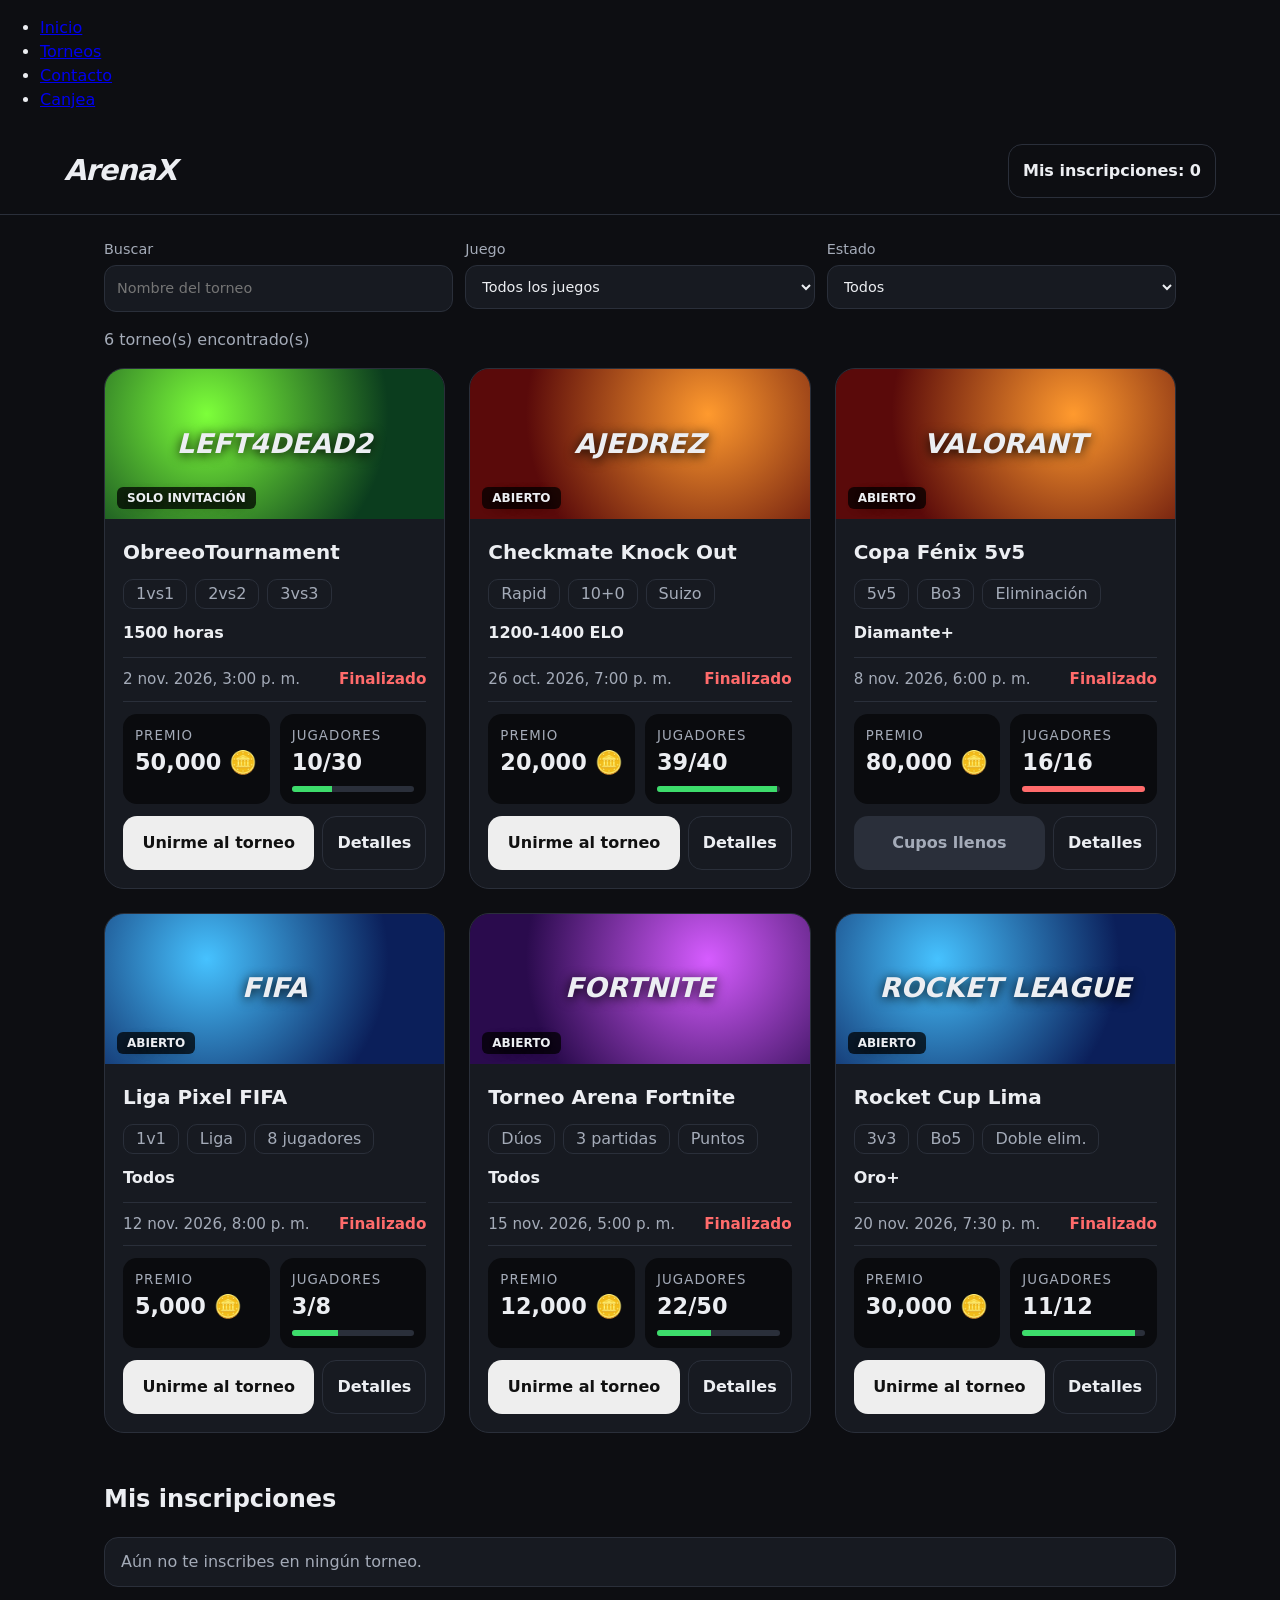
<file: index.html>
<!DOCTYPE html>
<html lang="es">
<head>
<meta charset="UTF-8">
<meta name="viewport" content="width=device-width, initial-scale=1">
<title>ArenaX · Torneos de videojuegos</title>
<link rel="stylesheet" href="styles.css">
</head>
<body>
  <nav>
    <ul>
      <li><a href="index.html">Inicio</a></li>
      <li><a href="torneos.html">Torneos</a></li>
      <li><a href="contacto.html">Contacto</a></li>
      <li><a href="canjea.html">Canjea</a></li>
    </ul>
  </nav>
<a class="skip" href="#lista">Saltar a los torneos</a>
<header class="top">
  <h1>ArenaX</h1>
  <button id="btnMis" class="btn btn-sec" type="button" data-accion="irMis">Mis inscripciones: <strong id="contador">0</strong></button>
</header>
<main>
  <section class="filtros" aria-label="Filtros de torneos">
    <label>Buscar<input id="texto" type="search" placeholder="Nombre del torneo"></label>
    <label>Juego<select id="juego"><option value="todos">Todos los juegos</option></select></label>
    <label>Estado<select id="estado">
      <option value="todos">Todos</option>
      <option value="disponibles">Con cupos</option>
      <option value="inscritos">Inscritos</option>
      <option value="llenos">Cupos llenos</option>
    </select></label>
  </section>
  <p id="resultados" class="info" aria-live="polite"></p>
  <section id="lista" class="grid" aria-label="Lista de torneos"></section>
  <section id="mis" aria-labelledby="tMis">
    <h2 id="tMis">Mis inscripciones</h2>
    <ul id="listaMis" class="mis"></ul>
  </section>
</main>
<dialog id="modal" aria-labelledby="mTitulo"></dialog>
<div id="aviso" class="toast" role="status" aria-live="polite"></div>
<script src="app.js"></script>
</body>
</html>
</file>
<file: styles.css>
:root {
    --bg: #0d0e12;
    --card: #171a21;
    --panel: #0a0b0e;
    --borde: #2a2f3a;
    --txt: #eceef2;
    --sec: #a4abb8;
    --ok: #3ddc6b;
    --claro: #eeeeee;
    --rojo: #ff6b6b;
    --r: 20px
}

* {
    box-sizing: border-box
}

body {
    margin: 0;
    background: var(--bg);
    color: var(--txt);
    font: 16px/1.5 Inter, system-ui, Segoe UI, Arial, sans-serif
}

.skip {
    position: absolute;
    left: -999px
}

.skip:focus {
    left: 8px;
    top: 8px;
    background: #fff;
    color: #000;
    padding: 8px;
    z-index: 9
}

.top {
    display: flex;
    justify-content: space-between;
    align-items: center;
    padding: 16px 5%;
    border-bottom: 1px solid var(--borde)
}

h1 {
    margin: 0;
    font-size: 1.8rem;
    font-style: italic;
    font-weight: 900;
    letter-spacing: -1px
}

main {
    padding: 24px 5% 60px;
    max-width: 1200px;
    margin: auto
}

.filtros {
    display: flex;
    flex-wrap: wrap;
    gap: 12px;
    margin-bottom: 8px
}

.filtros label {
    display: flex;
    flex-direction: column;
    gap: 4px;
    color: var(--sec);
    font-size: .9rem;
    flex: 1 1 200px
}

input,
select {
    background: var(--card);
    color: var(--txt);
    border: 1px solid var(--borde);
    border-radius: 12px;
    padding: 12px;
    font: inherit
}

.info {
    color: var(--sec)
}

.grid {
    display: grid;
    grid-template-columns: repeat(auto-fit, minmax(290px, 1fr));
    gap: 24px
}

.card {
    background: var(--card);
    border: 1px solid var(--borde);
    border-radius: var(--r);
    overflow: hidden;
    display: flex;
    flex-direction: column
}

.banner {
    height: 150px;
    display: flex;
    align-items: center;
    justify-content: center;
    text-align: center;
    padding: 12px;
    font-size: 1.7rem;
    font-weight: 900;
    font-style: italic;
    text-transform: uppercase;
    text-shadow: 0 2px 12px #000;
    position: relative
}

.badge {
    position: absolute;
    left: 12px;
    bottom: 10px;
    font-size: .75rem;
    font-style: normal;
    background: #000b;
    padding: 2px 10px;
    border-radius: 6px
}

.v-verde {
    background: radial-gradient(circle at 30% 30%, #7dff3a, #0b3d1e 70%)
}

.v-rojo {
    background: radial-gradient(circle at 70% 30%, #ff9a2e, #5a0a0a 70%)
}

.v-azul {
    background: radial-gradient(circle at 30% 30%, #46c2ff, #0b1f5a 70%)
}

.v-morado {
    background: radial-gradient(circle at 70% 30%, #d65cff, #2a0b4d 70%)
}

.cuerpo {
    padding: 18px;
    display: flex;
    flex-direction: column;
    gap: 12px;
    flex: 1
}

.cuerpo h3 {
    margin: 0;
    font-size: 1.25rem
}

.tags {
    display: flex;
    flex-wrap: wrap;
    gap: 8px;
    list-style: none;
    margin: 0;
    padding: 0
}

.tags li {
    border: 1px solid var(--borde);
    border-radius: 10px;
    padding: 2px 12px;
    color: var(--sec)
}

.meta {
    font-weight: 600;
    margin: 0
}

.fecha {
    display: flex;
    justify-content: space-between;
    gap: 8px;
    border-block: 1px solid var(--borde);
    padding: 10px 0;
    color: var(--sec);
    font-size: .95rem
}

.fecha .ok {
    color: var(--ok);
    font-weight: 600
}

.fecha .rojo {
    color: var(--rojo);
    font-weight: 600
}

.stats {
    display: grid;
    grid-template-columns: 1fr 1fr;
    gap: 10px
}

.stat {
    background: var(--panel);
    border-radius: 14px;
    padding: 12px
}

.stat small {
    display: block;
    color: var(--sec);
    letter-spacing: .08em
}

.stat b {
    font-size: 1.4rem
}

.barra {
    height: 6px;
    background: var(--borde);
    border-radius: 4px;
    margin-top: 6px;
    overflow: hidden
}

.barra i {
    display: block;
    height: 100%;
    background: var(--ok)
}

.barra i.full {
    background: var(--rojo)
}

.acciones {
    display: flex;
    gap: 8px;
    margin-top: auto
}

.btn {
    border: 0;
    border-radius: 14px;
    padding: 14px;
    font: inherit;
    font-weight: 700;
    cursor: pointer;
    background: var(--claro);
    color: #111;
    flex: 1;
    min-height: 48px
}

.btn:hover {
    filter: brightness(.92)
}

.btn-sec {
    background: transparent;
    color: var(--txt);
    border: 1px solid var(--borde);
    flex: 0 0 auto
}

.btn-cancel {
    background: transparent;
    color: var(--rojo);
    border: 2px solid var(--rojo)
}

.btn:disabled {
    background: var(--borde);
    color: var(--sec);
    cursor: not-allowed
}

:focus-visible {
    outline: 3px solid #ffd23f;
    outline-offset: 2px
}

#mis {
    margin-top: 48px
}

.mis {
    list-style: none;
    padding: 0;
    display: grid;
    gap: 10px
}

.mis li {
    display: flex;
    justify-content: space-between;
    align-items: center;
    gap: 8px;
    background: var(--card);
    border: 1px solid var(--borde);
    border-radius: 14px;
    padding: 12px 16px
}

.vacio {
    color: var(--sec)
}

dialog {
    background: var(--card);
    color: var(--txt);
    border: 1px solid var(--borde);
    border-radius: var(--r);
    padding: 24px;
    max-width: 480px;
    width: 92%
}

dialog::backdrop {
    background: #000c
}

.toast {
    position: fixed;
    bottom: 20px;
    left: 50%;
    transform: translateX(-50%);
    background: #fff;
    color: #111;
    padding: 12px 20px;
    border-radius: 12px;
    font-weight: 600;
    opacity: 0;
    pointer-events: none;
    transition: opacity .2s;
    max-width: 90%
}

.toast.ver {
    opacity: 1
}

@media (prefers-reduced-motion:reduce) {
    * {
        transition: none !important
    }
}
</file>
